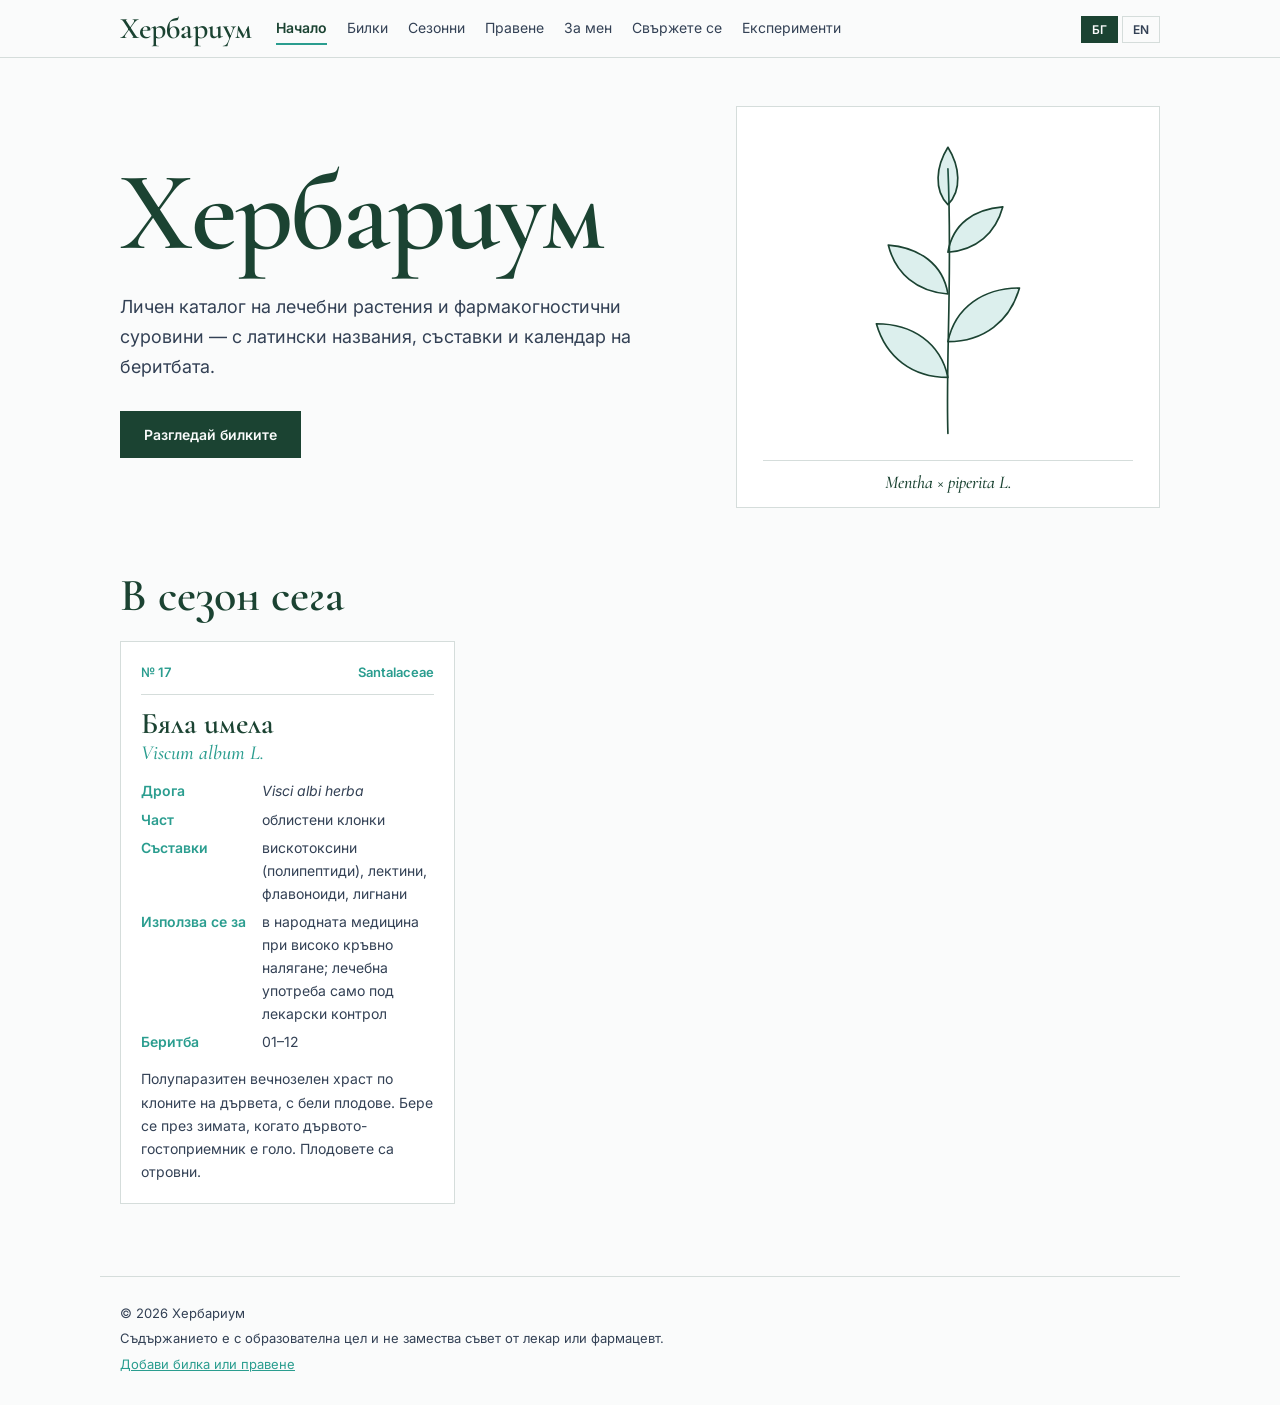
<file: index.html>
<!DOCTYPE html>
<html lang="bg">
<head>
    <meta charset="utf-8">
    <meta name="viewport" content="width=device-width, initial-scale=1, viewport-fit=cover">
    <title>Хербариум</title>
    <link href="https://fonts.googleapis.com/css2?family=Cormorant+Garamond:ital,wght@0,500;0,600;1,400;1,500&family=Inter:wght@400;500;600&display=swap" rel="stylesheet">
    <style>
        :root{--bg:#FAFBFB;--ink:#334155;--green:#1B4332;--teal:#2A9D8F;--line:#d5dddb;--card:#fff;--tint:#e8f3f0;color-scheme:light;box-sizing:border-box;padding:env(safe-area-inset-top,0px) 0 env(safe-area-inset-bottom,0px)}
        @media(prefers-color-scheme:dark){:root:not([data-theme="light"]){--bg:#0e1714;--ink:#c9d3d1;--green:#9fd3b8;--teal:#4cc2b2;--line:#27413a;--card:#13211d;--tint:#193029;color-scheme:dark}}
        :root[data-theme="dark"]{--bg:#0e1714;--ink:#c9d3d1;--green:#9fd3b8;--teal:#4cc2b2;--line:#27413a;--card:#13211d;--tint:#193029;color-scheme:dark}
        *{box-sizing:border-box}
        html{scroll-padding-top:env(safe-area-inset-top,0px)}
        body{margin:0;background:var(--bg);color:var(--ink);font:16px/1.65 Inter,system-ui,sans-serif}
        body::before{content:"";position:fixed;inset:0 0 auto;height:env(safe-area-inset-top,0px);background:var(--bg);z-index:20}
        header{position:sticky;top:env(safe-area-inset-top,0px);z-index:10;background:var(--bg);border-bottom:1px solid var(--line)}
        .bar{max-width:1080px;margin:auto;padding:12px 20px;display:flex;align-items:center;gap:8px 24px;flex-wrap:wrap}
        .brand{font:600 30px/1 "Cormorant Garamond",Georgia,serif;color:var(--green);text-decoration:none}
        nav{display:flex;gap:2px 20px;flex:1;flex-wrap:wrap}
        nav a{color:var(--ink);text-decoration:none;font-size:14px;padding:4px 0;border-bottom:2px solid transparent}
        nav a.on{color:var(--green);border-color:var(--teal);font-weight:600}
        a:focus-visible,button:focus-visible,input:focus-visible{outline:2px solid var(--teal);outline-offset:3px}
        .lang button{font:600 12px Inter,sans-serif;border:1px solid var(--line);background:none;color:var(--ink);padding:5px 10px;cursor:pointer}
        .lang button[aria-pressed=true]{background:var(--green);color:var(--bg);border-color:var(--green)}
        main{max-width:1080px;margin:auto;padding:48px 20px 72px}
        h1,h2,h3{font-family:"Cormorant Garamond",Georgia,serif;color:var(--green);font-weight:600;line-height:1.02;margin:0}
        h1{font-size:clamp(52px,11vw,112px);letter-spacing:-.015em}
        h2{font-size:clamp(32px,5vw,46px);margin:64px 0 22px}
        h3{font-size:30px}
        .lat{font:italic 500 20px "Cormorant Garamond",Georgia,serif;color:var(--teal);margin:2px 0 14px}
        .lead{font-size:18px;max-width:34em;margin:22px 0 30px}
        .btn{display:inline-block;background:var(--green);color:var(--bg);padding:12px 24px;text-decoration:none;font-weight:600;font-size:14px}
        .hero{display:grid;grid-template-columns:1.35fr 1fr;gap:44px;align-items:center}
        .plate{border:1px solid var(--line);background:var(--card);padding:26px 26px 14px;text-align:center;color:var(--green)}
        .plate svg{width:100%;max-height:310px}
        .plate p{margin:10px 0 0;border-top:1px solid var(--line);padding-top:10px;font:italic 500 18px "Cormorant Garamond",Georgia,serif}
        .mono{font:600 110px/1.1 "Cormorant Garamond",Georgia,serif;padding:30px 0}
        .grid{display:grid;grid-template-columns:repeat(auto-fill,minmax(290px,1fr));gap:18px}
        .card{border:1px solid var(--line);background:var(--card);padding:20px}
        .meta{display:flex;justify-content:space-between;gap:10px;border-bottom:1px solid var(--line);padding-bottom:10px;margin-bottom:14px;font-size:13px;color:var(--teal);font-weight:600}
        dl{display:grid;grid-template-columns:auto 1fr;gap:5px 16px;font-size:14px;margin:0 0 14px}
        dt{color:var(--teal);font-weight:600}
        dd{margin:0}
        .card p:last-child{font-size:14px;margin:0}
        input{width:100%;max-width:480px;padding:12px 14px;border:1px solid var(--line);background:var(--card);color:var(--ink);font:inherit;margin:8px 0 28px}
        .cal{overflow-x:auto}
        table{border-collapse:collapse;width:100%;min-width:700px;font-size:13px}
        th,td{border:1px solid var(--line);padding:8px 4px;text-align:center}
        th:first-child,td:first-child{text-align:left;padding-left:10px;white-space:nowrap}
        td.on{background:var(--teal);color:var(--bg);font-size:9px}
        th.now{background:var(--tint);color:var(--green)}
        td.now{box-shadow:inset 0 0 0 2px var(--green)}
        .big{font:500 clamp(24px,4vw,38px) "Cormorant Garamond",Georgia,serif;color:var(--green);word-break:break-all}
        footer{border-top:1px solid var(--line);padding:26px 20px;max-width:1080px;margin:auto;font-size:13px}
        footer p{margin:0 0 4px}
        .row{display:grid;grid-template-columns:1fr 2fr;gap:6px 28px;padding:18px 0;border-top:1px solid var(--line)}.row h3{font-size:26px}.row p{margin:0}
        .hl{border-color:var(--teal);box-shadow:inset 0 3px 0 var(--teal)}.sub{font-size:14px;margin:6px 0 0}
        .form{display:grid;grid-template-columns:repeat(auto-fit,minmax(240px,1fr));gap:14px 18px;margin:24px 0}.form label{font-size:13px;font-weight:600;color:var(--teal)}.form input{margin:4px 0 0;max-width:none;color:var(--ink);font-weight:400}
        .months{display:flex;flex-wrap:wrap;gap:8px 18px;margin-bottom:24px}.months label{font-size:14px}.months input{width:auto;margin:0 5px 0 0}
        textarea{width:100%;padding:12px;border:1px solid var(--line);background:var(--card);color:var(--ink);font:13px/1.5 ui-monospace,Menlo,monospace;margin:12px 0}
        ol{padding-left:20px;max-width:40em}
        .card ul,.card ol{padding-left:18px;margin:0 0 12px;font-size:14px}.card li{margin:3px 0}.k{font-size:13px;font-weight:600;color:var(--teal);margin:12px 0 4px}
        .form textarea{margin:4px 0 0;width:100%;font:14px/1.5 Inter,sans-serif;color:var(--ink)}
        @media(max-width:720px){.hero{grid-template-columns:1fr;gap:28px}.plate{max-width:280px}.row{grid-template-columns:1fr}}
    </style>
<link rel="icon" href="icon.ico">
</head>
<body>
<header><div class="bar">
    <a class="brand" href="#home" id="brand"></a><nav id="nav"></nav>
    <div class="lang"><button data-l="bg">БГ</button> <button data-l="en">EN</button></div>
</div></header>
<main id="app"></main>
<footer id="foot"></footer>
<script src="herbs.js"></script>
<script src="preps.js"></script>
<script>
    /* =====================================================================
       ✎ РЕДАКТИРАЙТЕ ТУК / EDIT HERE
       Билки: herbs.js  |  Правене: preps.js  |  Експерименти: experiments.js
       В този файл са личните данни (SITE) и текстовете на сайта (I).
       ===================================================================== */
    const SITE={
        email:"bilkarnik.contact@gmail.com",
        social:[{name:"Instagram",url:"https://instagram.com/"}],
        person:{bg:"Якуб Златанов",en:"Yaqub Zlatanov"},
        role:{bg:"Студент по фармация, Софийски университет „Св. Климент Охридски“",en:"Pharmacy student, Sofia University “St. Kliment Ohridski”"},
        bio:{
            bg:["Хербариум е личен проект, в който събирам и подреждам знания за лекарствените растения и техните суровини — от латинското название и използваната част до активните съставки и времето за беритба.","Целта е да бъде ясен и полезен справочник по фармакогнозия."],
            en:["Herbarium is a personal project where I collect and organise knowledge about medicinal plants and their drugs — from the Latin name and the part used to the active constituents and harvest time.","The aim is a clear, useful pharmacognosy reference."]},
        dirs:[
            {bg:{t:"Фармакогнозия",d:"Основно направление"},en:{t:"Pharmacognosy",d:"Main focus"}},
            {bg:{t:"Козметична технология",d:"Правене на козметика"},en:{t:"Cosmetic technology",d:"Making cosmetics"}},
            {bg:{t:"Фармацевтична технология",d:"Лекарствени форми — мехлеми, балсами и други"},en:{t:"Pharmaceutical technology",d:"Dosage forms — ointments, balms and more"}}],
        make:[
            {bg:{t:"Водни растителни извлеци",d:"Изследване на разтворимостта на растителните компоненти."},en:{t:"Aqueous plant extracts",d:"Studying the solubility of plant constituents."}},
            {bg:{t:"Глицеринови извлеци",d:"Изучаване на свойствата на глицеринова екстракционна среда."},en:{t:"Glycerin extracts",d:"Studying the properties of glycerin as an extraction medium."}},
            {bg:{t:"Растителни прахове",d:"Подготовка и характеризиране на суровини."},en:{t:"Herbal powders",d:"Preparing and characterising raw materials."}},
            {bg:{t:"Кремове и емулсии",d:"Крем за ръце и тяло, билков крем, хидратиращи емулсии, кремове с глицерин и растителни екстракти."},en:{t:"Creams and emulsions",d:"Hand and body cream, herbal cream, moisturising emulsions, creams with glycerin and plant extracts."}},
            {bg:{t:"Екстракти и тинктури",d:"Водни извлеци, глицеринови извлеци, маслени мацерати."},en:{t:"Extracts and tinctures",d:"Aqueous extracts, glycerin extracts, oil macerates."}},
            {bg:{t:"Балсами и мехлеми",d:"Балсам с пчелен восък, маслени билкови балсами."},en:{t:"Balms and ointments",d:"Beeswax balm, herbal oil balms."}},
            {bg:{t:"Други форми",d:"Течни сапунени форми, козметични гелове, глицеринови разтвори."},en:{t:"Other forms",d:"Liquid soap forms, cosmetic gels, glycerin solutions."}},
            {bg:{t:"Водни разтвори и ароматни продукти",d:"Ароматизирани водни разтвори (eau de parfum, eau de toilette, parfum), глицеринови смеси, прости козметични смеси."},en:{t:"Aqueous solutions and fragrance products",d:"Aromatised aqueous solutions (eau de parfum, eau de toilette, parfum), glycerin mixtures, simple cosmetic mixtures."}}]
    };
    const HERBS=window.HERBARIUM_HERBS||[];   // данните са в herbs.js

    const PREPS=window.HERBARIUM_PREPS||[];   // данните са в preps.js
    const I={
        bg:{home:"Начало",herbs:"Билки",seasonal:"Сезонни",about:"За мен",contact:"Свържете се",
            lead:"Личен каталог на лечебни растения и фармакогностични суровини — с латински названия, съставки и календар на беритбата.",
            browse:"Разгледай билките",now:"В сезон сега",feat:"Избрани билки",
            drug:"Дрога",part:"Част",compounds:"Съставки",season:"Беритба",
            search:"Търси по име или латинско название",none:"Няма намерени билки. Опитайте с друга дума.",count:"билки в каталога",searchMake:"Търси методика по име, билка или съставка",noneMake:"Няма намерени методики. Опитайте с друга дума.",
            calH:"Календар на беритбата",calP:"Месеците, в които се събира всяка суровина. Текущият месец е очертан.",noneNow:"Този месец няма билки в сезон.",
            contactP:"Имате въпрос или предложение за нова билки или нещо друго? Пишете ми.",write:"Пишете ми на имейл",follow:"Профили",
            foot:"Съдържанието е с образователна цел и не замества съвет от лекар или фармацевт.",
            canH:"Какво мога да правя",canP:"Лабораторията ми е насочена към три направления и обхваща следните работи.",
            add:"Добави билка или правене",addP:"Помощник за добавяне на нови билки и цветя в каталога — без да пишете код.",
            s1:"Попълнете полетата и отметнете месеците на беритба. Образецът се показва на живо най-отдолу.",s2:"Натиснете „Копирай кода“.",
            s3:"Изпратете ми копирания код в чата с думите „Добави тази билка“. Ако редактирате файла сами, поставете кода в списъка в herbs.js, преди затварящата скоба ].",
            rm:"За премахване или промяна: напишете ми например „Махни Мента“ или „Смени сезона на Лайка“ — или изтрийте целия блок на билката във файла.",
            mons:"Месеци на беритба",code:"Готов код",copy:"Копирай кода",copied:"Копирано",prev:"Преглед",use:"Използва се за",
            make:"Правене",makeOf:"Правене на",makeP:"Стъпка по стъпка: как се приготвят препарати от дрогите в каталога.",needK:"Необходимо",stepsK:"Стъпки",
            prepNote:"Методиките са примерни и с учебна цел. Спазвайте лабораторните правила и носете предпазни очила.",
            addMake:"Добави правене",addMakeP:"Попълнете полетата за нова методика — всяка съставка и всяка стъпка на нов ред. Готовият код добавете в списъка в preps.js или ми го пратете с „Добави това правене“."},
        en:{home:"Home",herbs:"Herbs",seasonal:"Seasonal",about:"About me",contact:"Contact",
            lead:"A personal catalogue of medicinal plants and pharmacognostic drugs — with Latin names, constituents and a harvest calendar.",
            browse:"Browse herbs",now:"In season now",feat:"Featured herbs",
            drug:"Drug",part:"Part used",compounds:"Constituents",season:"Harvest",
            search:"Search by name or Latin name",none:"No herbs found. Try another word.",count:"herbs in the catalogue",searchMake:"Search methods by name, herb or ingredient",noneMake:"No methods found. Try another word.",
            calH:"Harvest calendar",calP:"The months in which each drug is collected. The current month is outlined.",noneNow:"Nothing is in season this month.",
            contactP:"Have a question or a suggestion for a new herb or something else? Write to me.",write:"Email me",follow:"Profiles",
            foot:"Content is for educational purposes and does not replace advice from a doctor or pharmacist.",
            canH:"What I can make",canP:"My lab covers three focus areas and the following kinds of work.",
            add:"Add a herb or a making",addP:"A helper for adding new herbs and flowers to the catalogue — no coding needed.",
            s1:"Fill in the fields and tick the harvest months. The specimen appears live at the bottom.",s2:"Press “Copy code”.",
            s3:"Send me the copied code in the chat with the words “Add this herb”. If you edit the file yourself, paste the code into the list in herbs.js, before the closing bracket ].",
            rm:"To remove or change one: tell me, for example, “Remove Peppermint” or “Change the season of Chamomile” — or delete the herb’s whole block in the file.",
            mons:"Harvest months",code:"Ready code",copy:"Copy code",copied:"Copied",prev:"Preview",use:"Used for",
            make:"Making",makeOf:"Making",makeP:"Step by step: how to prepare herbs from the drugs in the catalogue.",needK:"You need",stepsK:"Steps",
            prepNote:"The methods are examples for study purposes. Follow lab rules and wear safety glasses.",
            addMake:"Add a preparation",addMakeP:"Fill in the fields for a new method — one ingredient and one step per line. Add the finished code to the list in preps.js or send it to me with “Add this preparation”.",
        }
    };
    /* ===================== край на редактируемата част ===================== */

    let L="bg";try{L=localStorage.getItem("lang")||"bg"}catch(e){}
    const t=k=>I[L][k]??I.bg[k]??k,$=s=>document.querySelector(s),now=new Date().getMonth()+1;
    const mon=m=>new Date(2026,m-1,1).toLocaleDateString(L==="bg"?"bg-BG":"en-GB",{month:"short"});
    const pad=n=>String(n).padStart(2,"0");
    const range=a=>a.length?mon(Math.min(...a))+"–"+mon(Math.max(...a)):"—";
    const card=(p,i)=>{const c=p[L];return `<article class="card" data-q="${(p.bg.name+" "+p.en.name+" "+p.latin+" "+p.drug).toLowerCase()}"><div class="meta"><span>№ ${pad(i+1)}</span><span>${p.family}</span></div><h3>${c.name}</h3><p class="lat">${p.latin}</p><dl><dt>${t("drug")}</dt><dd><i>${p.drug}</i></dd><dt>${t("part")}</dt><dd>${c.part}</dd><dt>${t("compounds")}</dt><dd>${c.compounds}</dd>${c.use?`<dt>${t("use")}</dt><dd>${c.use}</dd>`:""}<dt>${t("season")}</dt><dd>${range(p.months)}</dd></dl><p>${c.desc}</p></article>`};
    const cards=list=>`<div class="grid">${list.map(p=>card(p,HERBS.indexOf(p))).join("")}</div>`;
    const plant=`<svg viewBox="0 0 200 260" aria-hidden="true"><g fill="var(--teal)" fill-opacity=".16" stroke="currentColor" stroke-width="1.4" stroke-linecap="round" stroke-linejoin="round"><path fill="none" d="M100 252C98 190 104 120 100 30"/><path d="M100 205C70 205 48 188 40 160C70 160 94 176 100 205Z"/><path d="M100 175C130 175 152 158 160 130C130 130 106 146 100 175Z"/><path d="M100 135C74 133 56 118 50 94C76 96 96 110 100 135Z"/><path d="M100 100C124 98 140 84 146 62C122 64 104 76 100 100Z"/><path d="M100 60C88 48 90 28 100 12C110 28 112 48 100 60Z"/></g></svg>`;

    const R={
        home(){const live=HERBS.filter(p=>p.months.includes(now));
            return `<section class="hero"><div><h1>${L==="bg"?"Хербариум":"Herbarium"}</h1><p class="lead">${t("lead")}</p><a class="btn" href="#herbs">${t("browse")}</a></div>
  <div class="plate">${plant}<p>${HERBS[0].latin}</p></div></section>
  <h2>${live.length?t("now"):t("feat")}</h2>${cards((live.length?live:HERBS).slice(0,3))}`},
        herbs(){return `<h1>${t("herbs")}</h1><p class="lead">${HERBS.length} ${t("count")}</p>
  <input id="q" type="search" placeholder="${t("search")}" aria-label="${t("search")}">${cards(HERBS)}<p id="none" hidden>${t("none")}</p>`},
        seasonal(){const live=HERBS.filter(p=>p.months.includes(now)),M=[1,2,3,4,5,6,7,8,9,10,11,12];
            return `<h1>${t("seasonal")}</h1><p class="lead">${t("calP")}</p>
  <h2 style="margin-top:8px">${t("now")}</h2>${live.length?cards(live):`<p>${t("noneNow")}</p>`}
  <h2>${t("calH")}</h2><div class="cal"><table><thead><tr><th></th>${M.map(m=>`<th class="${m===now?"now":""}">${mon(m)}</th>`).join("")}</tr></thead><tbody>
  ${HERBS.map(p=>`<tr><td>${p[L].name}</td>${M.map(m=>`<td class="${p.months.includes(m)?"on":""} ${m===now?"now":""}">${p.months.includes(m)?"●":""}</td>`).join("")}</tr>`).join("")}</tbody></table></div>`},
        about(){const n=SITE.person[L];
            return `<section class="hero"><div><h1>${n}</h1><p class="lat" style="font-size:24px;margin-top:14px">${SITE.role[L]}</p>${SITE.bio[L].map(b=>`<p class="lead" style="margin:16px 0">${b}</p>`).join("")}</div>
  <div class="plate"><div class="mono">${n.split(" ").map(w=>w[0]).join("")}</div><p>${L==="bg"?"Хербариум":"Herbarium"}</p></div></section><h2>${t("canH")}</h2><p class="lead" style="margin:0 0 24px">${t("canP")}</p><div class="grid">${SITE.dirs.map((d,i)=>`<div class="card${i?"":" hl"}"><h3 style="font-size:26px">${d[L].t}</h3><p class="sub">${d[L].d}</p></div>`).join("")}</div><div style="margin-top:36px">${SITE.make.map(m=>`<div class="row"><h3>${m[L].t}</h3><p>${m[L].d}</p></div>`).join("")}</div>`},
        make(){return `<h1>${t("make")}</h1><p class="lead">${t("makeP")}</p><input id="q" type="search" placeholder="${t("searchMake")}" aria-label="${t("searchMake")}"><div class="grid">${PREPS.map((m,i)=>{const c=m[L],p=HERBS.find(x=>x.drug===m.drug),q=[m.drug,p&&p.latin,p&&p.bg.name,p&&p.en.name,...["bg","en"].flatMap(l=>[m[l].name,...m[l].need,...m[l].steps,m[l].note])].filter(Boolean).join(" ").toLowerCase().replace(/"/g,"&quot;");return `<article class="card" data-q="${q}"><div class="meta"><span>№ ${pad(i+1)}</span><span>${m.drug}</span></div><h3>${t("makeOf")} ${c.name}</h3>${p?`<p class="lat">${p[L].name} — ${p.latin}</p>`:""}<p class="k">${t("needK")}</p><ul>${c.need.map(x=>`<li>${x}</li>`).join("")}</ul><p class="k">${t("stepsK")}</p><ol>${c.steps.map(x=>`<li>${x}</li>`).join("")}</ol><p>${c.note}</p></article>`}).join("")}</div><p id="none" hidden>${t("noneMake")}</p><p class="sub" style="margin-top:28px">${t("prepNote")}</p>`},
        add(){return `<h1>${t("add")}</h1><p class="lead">${t("addP")}</p>
  <ol><li>${t("s1")}</li><li>${t("s2")}</li><li>${t("s3")}</li></ol><p>${t("rm")}</p>
  <div class="form">${FIELDS.map(f=>`<label>${f[L==="bg"?1:2]}<input data-k="${f[0]}" value="${(draft[f[0]]||"").replace(/"/g,"&quot;")}"></label>`).join("")}</div>
  <p class="lat" style="margin:0 0 8px">${t("mons")}</p><div class="months">${[1,2,3,4,5,6,7,8,9,10,11,12].map(m=>`<label><input type="checkbox" data-m="${m}"${draft.months.includes(m)?" checked":""}>${mon(m)}</label>`).join("")}</div>
  <h2 style="margin-top:8px">${t("code")}</h2><textarea id="out" rows="9" readonly></textarea><button class="btn" id="cp" style="border:0;cursor:pointer">${t("copy")}</button>
  <h2>${t("prev")}</h2><div class="grid" id="pv"></div>
  <h2 style="margin-top:72px">${t('addMake')}</h2><p class="lead">${t('addMakeP')}</p>
  <div class="form">${FIELDS2.map(f=>`<label>${f[L==='bg'?1:2]}${f[3]?`<textarea data-j="${f[0]}" rows="4">${(draft2[f[0]]||'').replace(/</g,'&lt;')}</textarea>`:`<input data-j="${f[0]}" value="${(draft2[f[0]]||'').replace(/"/g,'&quot;')}">`}</label>`).join('')}</div>
  <h2 style="margin-top:8px">${t('code')}</h2><textarea id="out2" rows="9" readonly></textarea><button class="btn" id="cp2" style="border:0;cursor:pointer">${t('copy')}</button>
  <h2>${t('prev')}</h2><div class="grid" id="pv2"></div>`},
  contact(){return `<h1>${t("contact")}</h1><p class="lead">${t("contactP")}</p>
  <p class="big"><a href="mailto:${SITE.email}" style="color:inherit">${SITE.email}</a></p><p><a class="btn" href="mailto:${SITE.email}">${t("write")}</a></p>
  ${SITE.social.length?`<h2>${t("follow")}</h2><p>${SITE.social.map(s=>`<a href="${s.url}" target="_blank" rel="noopener" style="color:var(--green);margin-right:18px">${s.name}</a>`).join("")}</p>`:""}`}
    };
    const draft={months:[]};
    const FIELDS=[["latin","Латинско название","Latin name"],["drug","Дрога (латински)","Drug (Latin)"],["family","Семейство","Family"],["nameBg","Име (български)","Name (Bulgarian)"],["nameEn","Име (английски)","Name (English)"],["partBg","Част (български)","Part used (Bulgarian)"],["partEn","Част (английски)","Part used (English)"],["compBg","Съставки (български)","Constituents (Bulgarian)"],["compEn","Съставки (английски)","Constituents (English)"],["useBg","Използва се за (български)","Used for (Bulgarian)"],["useEn","Използва се за (английски)","Used for (English)"],["descBg","Описание (български)","Description (Bulgarian)"],["descEn","Описание (английски)","Description (English)"]];
    function bindAdd(){
        const J=JSON.stringify,d=draft,out=$("#out");
        const upd=()=>{const m=d.months.slice().sort((a,b)=>a-b),v=k=>d[k]||"";
            const p={latin:v("latin"),drug:v("drug"),family:v("family"),months:m,bg:{name:v("nameBg"),part:v("partBg"),compounds:v("compBg"),use:v("useBg"),desc:v("descBg")},en:{name:v("nameEn"),part:v("partEn"),compounds:v("compEn"),use:v("useEn"),desc:v("descEn")}};
            const o=x=>`name:${J(x.name)},part:${J(x.part)},compounds:${J(x.compounds)},use:${J(x.use)},desc:${J(x.desc)}`;
            out.value=` {latin:${J(p.latin)},drug:${J(p.drug)},family:${J(p.family)},months:[${m}],\n  bg:{${o(p.bg)}},\n  en:{${o(p.en)}}},`;
            $("#pv").innerHTML=card(p,HERBS.length)};
        document.querySelectorAll("[data-k]").forEach(i=>i.oninput=()=>{d[i.dataset.k]=i.value;upd()});
        document.querySelectorAll("[data-m]").forEach(i=>i.onchange=()=>{const m=+i.dataset.m;d.months=d.months.filter(x=>x!==m);if(i.checked)d.months.push(m);upd()});
        $("#cp").onclick=e=>{out.select();try{navigator.clipboard.writeText(out.value)}catch(x){document.execCommand("copy")}e.target.textContent=t("copied");setTimeout(()=>e.target.textContent=t("copy"),1800)};
        upd();bindPrep();
    }

    const draft2={};
    const FIELDS2=[
        ['drug','Дрога (латинско име, както в билка)','Drug (Latin name, as in the herb)'],
        ['nameBg','Име на методиката (български)','Method name (Bulgarian)'],
        ['nameEn','Име на методиката (английски)','Method name (English)'],
        ['needBg','Необходимо (български), по един ред','You need (Bulgarian), one per line',1],
        ['needEn','Необходимо (английски), по един ред','You need (English), one per line',1],
        ['stepsBg','Стъпки (български), по един ред','Steps (Bulgarian), one per line',1],
        ['stepsEn','Стъпки (английски), по един ред','Steps (English), one per line',1],
        ['noteBg','Бележка (български)','Note (Bulgarian)'],
        ['noteEn','Бележка (английски)','Note (English)']];
    const prepCard=(m,i)=>{const c=m[L],p=HERBS.find(x=>x.drug===m.drug);return `<article class="card"><div class="meta"><span>№ ${pad(i+1)}</span><span>${m.drug}</span></div><h3>${t('makeOf')} ${c.name}</h3>${p?`<p class="lat">${p[L].name} — ${p.latin}</p>`:''}<p class="k">${t('needK')}</p><ul>${c.need.map(x=>`<li>${x}</li>`).join('')}</ul><p class="k">${t('stepsK')}</p><ol>${c.steps.map(x=>`<li>${x}</li>`).join('')}</ol><p>${c.note}</p></article>`};
    function bindPrep(){
        const J=JSON.stringify,d=draft2,out=$('#out2'),v=k=>(d[k]||'').trim(),ls=k=>(d[k]||'').split('\n').map(x=>x.trim()).filter(Boolean);
        const upd=()=>{const o=s=>({name:v('name'+s),need:ls('need'+s),steps:ls('steps'+s),note:v('note'+s)}),m={drug:v('drug'),bg:o('Bg'),en:o('En')};
            const f=x=>`name:${J(x.name)},need:${J(x.need)},steps:${J(x.steps)},note:${J(x.note)}`;
            out.value=` {drug:${J(m.drug)},\n  bg:{${f(m.bg)}},\n  en:{${f(m.en)}}},`;
            $('#pv2').innerHTML=prepCard(m,PREPS.length)};
        document.querySelectorAll('[data-j]').forEach(i=>i.oninput=()=>{d[i.dataset.j]=i.value;upd()});
        $('#cp2').onclick=e=>{out.select();try{navigator.clipboard.writeText(out.value)}catch(x){document.execCommand('copy')}e.target.textContent=t('copied');setTimeout(()=>e.target.textContent=t('copy'),1800)};
        upd();
    }

    function render(){
        const k=(location.hash||"#home").slice(1),pg=R[k]?k:"home",name=L==="bg"?"Хербариум":"Herbarium";
        $("#brand").textContent=name;
        $("#nav").innerHTML=["home","herbs","seasonal","make","about","contact"].map(p=>`<a href="#${p}" class="${p===pg?"on":""}">${t(p)}</a>`).join("")+`<a href="experiments.html">${L==="bg"?"Експерименти":"Experiments"}</a>`;
        document.querySelectorAll(".lang button").forEach(b=>b.setAttribute("aria-pressed",b.dataset.l===L));
        $("#app").innerHTML=R[pg]();
        $("#foot").innerHTML=`<p>© ${new Date().getFullYear()} ${name}</p><p>${t("foot")}</p><p><a href="#add" style="color:var(--teal)">${t("add")}</a></p>`;
        document.documentElement.lang=L;document.title=name+" — "+t(pg);if(pg==="add")bindAdd();
        const q=$("#q");if(q)q.oninput=()=>{const v=q.value.trim().toLowerCase();let n=0;
            document.querySelectorAll(".card").forEach(c=>{const h=!c.dataset.q.includes(v);c.hidden=h;if(!h)n++});$("#none").hidden=n>0};
    }
    document.querySelector(".lang").onclick=e=>{const l=e.target.dataset.l;if(!l)return;L=l;try{localStorage.setItem("lang",l)}catch(x){}render()};
    addEventListener("hashchange",()=>{render();scrollTo(0,0)});
    render();
</script>
</body>
</html>
</file>
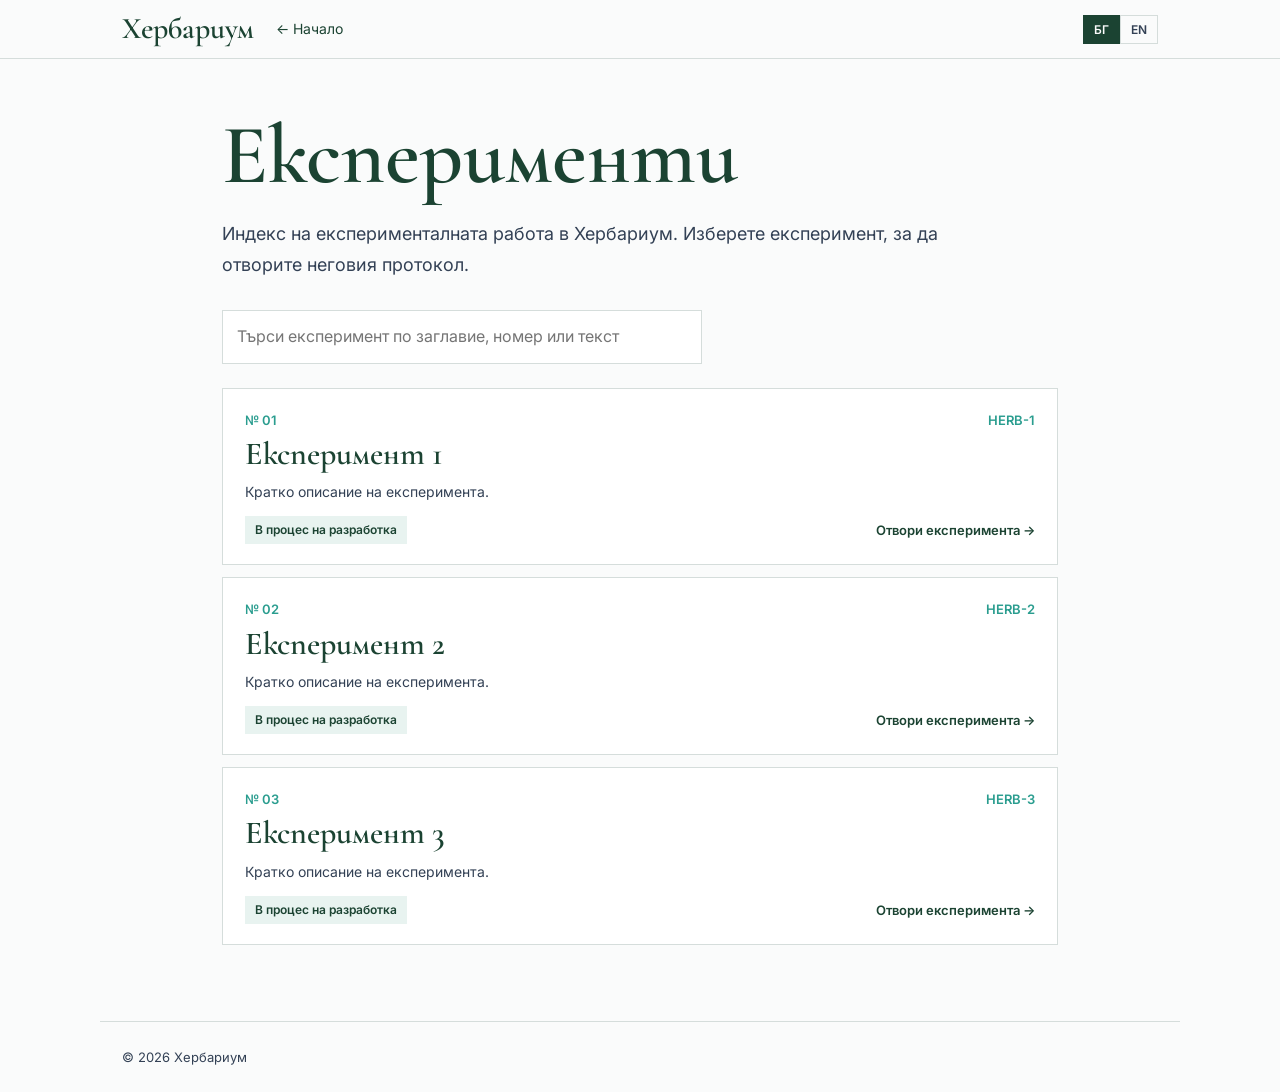
<file: experiments.html>
<!DOCTYPE html>
<html lang="bg"><head><meta charset="utf-8"><meta name="viewport" content="width=device-width,initial-scale=1">
<title>Хербариум — Експерименти</title>
<link rel="icon" href="icon.ico">
<link href="https://fonts.googleapis.com/css2?family=Cormorant+Garamond:wght@500;600&family=Inter:wght@400;500;600&display=swap" rel="stylesheet">
<style>
:root{--bg:#FAFBFB;--ink:#334155;--green:#1B4332;--teal:#2A9D8F;--line:#d5dddb;--card:#fff;--tint:#e8f3f0;color-scheme:light dark}
@media(prefers-color-scheme:dark){:root{--bg:#0e1714;--ink:#c9d3d1;--green:#9fd3b8;--teal:#4cc2b2;--line:#27413a;--card:#13211d;--tint:#193029}}
*{box-sizing:border-box}body{margin:0;background:var(--bg);color:var(--ink);font:16px/1.7 Inter,system-ui,sans-serif}
header{border-bottom:1px solid var(--line)}.bar{max-width:1080px;margin:auto;padding:14px 22px;display:flex;align-items:center;gap:22px;flex-wrap:wrap}
.brand{font:600 30px/1 "Cormorant Garamond",Georgia,serif;color:var(--green);text-decoration:none}nav{flex:1}nav a{color:var(--green);text-decoration:none;font-size:14px}
.lang button{border:1px solid var(--line);background:transparent;color:var(--ink);padding:6px 10px;cursor:pointer;font:600 12px Inter,sans-serif}.lang button[aria-pressed=true]{background:var(--green);color:var(--bg);border-color:var(--green)}
main{max-width:880px;margin:auto;padding:52px 22px 76px}h1,h2{font-family:"Cormorant Garamond",Georgia,serif;color:var(--green);font-weight:600;line-height:1.05;margin:0}
h1{font-size:clamp(48px,9vw,84px)}h2{font-size:32px;margin:6px 0 10px}.lead,.subtitle{font-size:18px;max-width:42em;margin:20px 0 30px}
.list{display:flex;flex-direction:column;gap:12px}.item{display:block;padding:20px 22px;border:1px solid var(--line);background:var(--card);color:inherit;text-decoration:none}.item:hover,.item:focus-visible{border-color:var(--teal);outline:none}
.meta{display:flex;justify-content:space-between;color:var(--teal);font-size:13px;font-weight:600}.desc{font-size:14px;margin:0 0 12px}.foot{display:flex;justify-content:space-between;align-items:center;gap:10px;flex-wrap:wrap}.open{color:var(--green);font-size:13px;font-weight:600}
.status{display:inline-block;background:var(--tint);color:var(--green);padding:4px 10px;font-size:12px;font-weight:600}
section{border-top:1px solid var(--line);padding:24px 0}section p{white-space:pre-line;margin:0}
.actions{display:flex;gap:12px;flex-wrap:wrap;margin-top:28px}.btn{display:inline-block;padding:11px 22px;background:var(--green);color:var(--bg);text-decoration:none;font-size:14px;font-weight:600}.btn.alt{background:transparent;color:var(--green);border:1px solid var(--line)}
footer{border-top:1px solid var(--line);padding:24px 22px;font-size:13px;max-width:1080px;margin:auto}
input{width:100%;max-width:480px;padding:12px 14px;border:1px solid var(--line);background:var(--card);color:var(--ink);font:inherit;margin:0 0 24px}input:focus-visible{outline:2px solid var(--teal);outline-offset:2px}
</style></head>
<body>
<header><div class="bar"><a class="brand" href="index.html">Хербариум</a><nav><a href="index.html" data-bg="← Начало" data-en="← Home">← Начало</a></nav><div class="lang"><button data-lang="bg" aria-pressed="true">БГ</button><button data-lang="en" aria-pressed="false">EN</button></div></div></header>
<main><h1 data-bg="Експерименти" data-en="Experiments">Експерименти</h1>
<p class="lead" data-bg="Индекс на експерименталната работа в Хербариум. Изберете експеримент, за да отворите неговия протокол." data-en="Index of experimental work at Herbarium. Select an experiment to open its protocol.">Индекс на експерименталната работа в Хербариум. Изберете експеримент, за да отворите неговия протокол.</p>
<input id="q" type="search">
<div class="list" id="list"></div>
<p id="none" hidden data-bg="Няма намерени експерименти. Опитайте с друга дума." data-en="No experiments found. Try another word."></p></main>
<footer>© <span id="year"></span> Хербариум</footer>
<script src="experiments.js"></script>
<script>
let L="bg";try{L=localStorage.getItem("lang")||"bg"}catch(e){}
const tr=v=>typeof v==="string"?v:(v&&(v[L]||v.bg))||"";
function el(tag,cls,txt){const e=document.createElement(tag);if(cls)e.className=cls;if(txt!=null)e.textContent=txt;return e}
function setLang(l){L=l;document.documentElement.lang=l;document.querySelectorAll("[data-bg][data-en]").forEach(x=>x.textContent=x.dataset[l]);document.querySelectorAll("[data-lang]").forEach(b=>b.setAttribute("aria-pressed",b.dataset.lang===l));try{localStorage.setItem("lang",l)}catch(e){}render()}
document.querySelector(".lang").addEventListener("click",e=>{if(e.target.dataset.lang)setLang(e.target.dataset.lang)});
document.getElementById("year").textContent=new Date().getFullYear();
const flat=o=>typeof o==="string"?o:Object.values(o||{}).map(flat).join(" ");
function render(){
  const root=document.getElementById("list"),qi=document.getElementById("q"),v=qi.value.trim().toLowerCase();
  const ph=L==="bg"?"Търси експеримент по заглавие, номер или текст":"Search experiments by title, number or text";
  qi.placeholder=ph;qi.setAttribute("aria-label",ph);
  root.replaceChildren();let n=0;
  (window.HERBARIUM_EXPERIMENTS||[]).forEach(x=>{
    const {page,...rest}=x;if(v&&!flat(rest).toLowerCase().includes(v))return;n++;
    const a=el("a","item");a.href=x.page;
    const m=el("div","meta");m.append(el("span","","№ "+x.number),el("span","",x.id));
    const f=el("div","foot");f.append(el("span","status",tr(x.status)),el("span","open",L==="bg"?"Отвори експеримента →":"Open experiment →"));
    a.append(m,el("h2","",tr(x.title)),el("p","desc",tr(x.subtitle)),f);root.append(a);
  });
  document.getElementById("none").hidden=n>0||!v;
}
document.getElementById("q").addEventListener("input",render);
setLang(L);
</script></body></html>
</file>
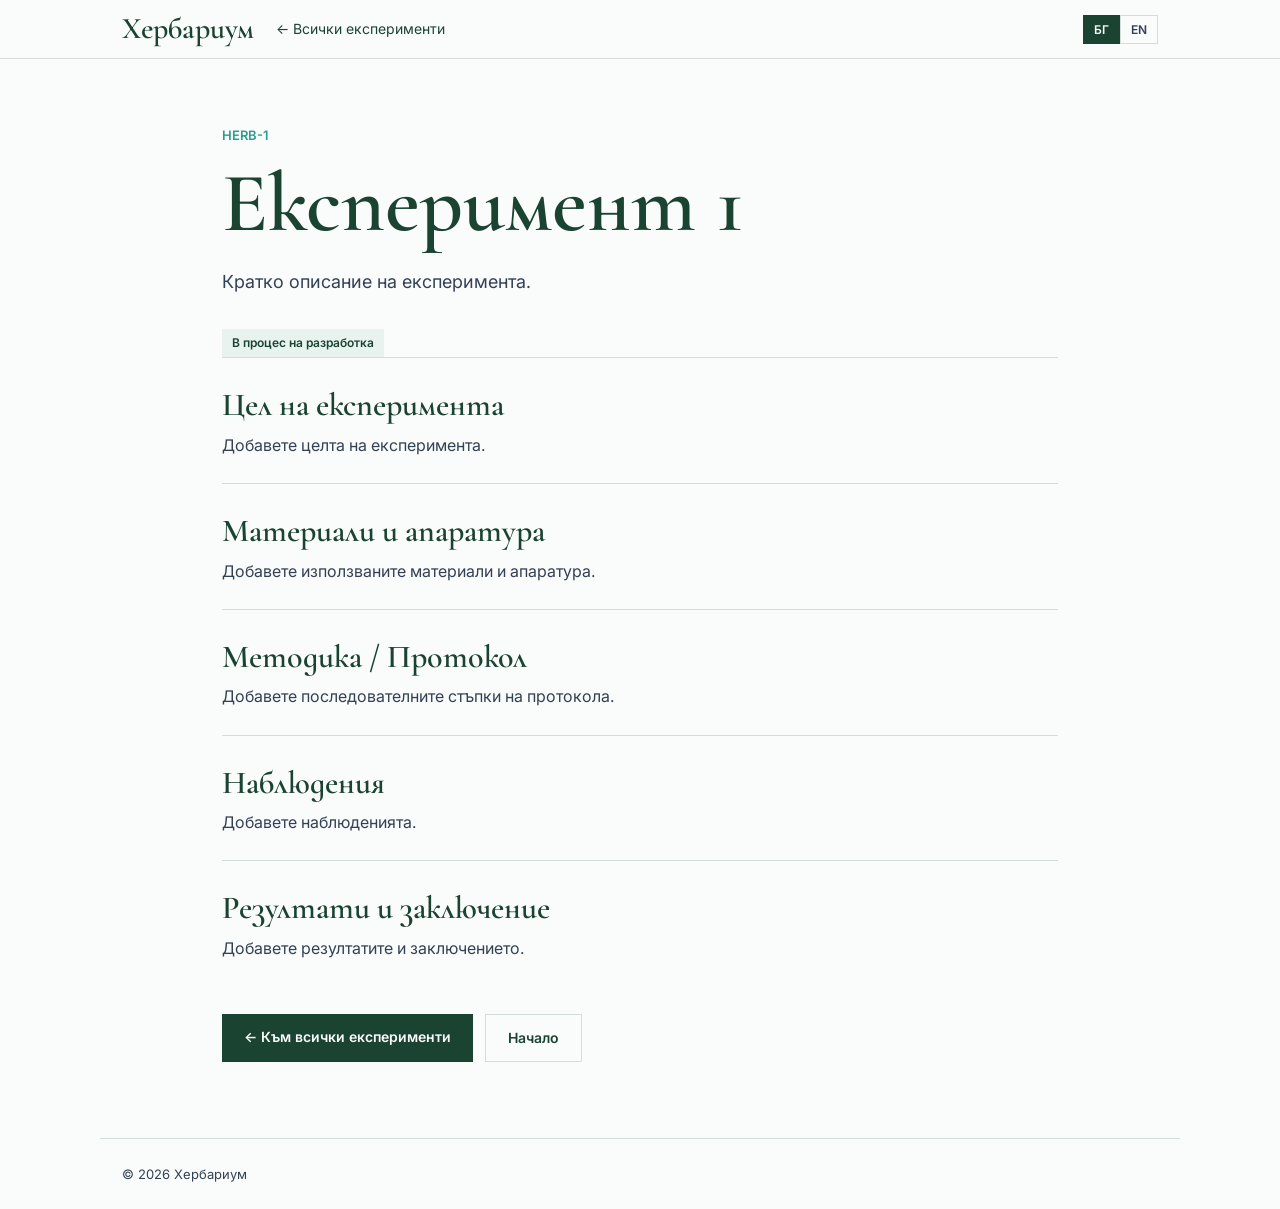
<file: experiments-folder/experiment1.html>
<!DOCTYPE html>
<html lang="bg"><head><meta charset="utf-8"><meta name="viewport" content="width=device-width,initial-scale=1">
<title>Хербариум — Експеримент</title>
<link rel="icon" href="../icon.ico">
<link href="https://fonts.googleapis.com/css2?family=Cormorant+Garamond:wght@500;600&family=Inter:wght@400;500;600&display=swap" rel="stylesheet">
<style>
:root{--bg:#FAFBFB;--ink:#334155;--green:#1B4332;--teal:#2A9D8F;--line:#d5dddb;--card:#fff;--tint:#e8f3f0;color-scheme:light dark}
@media(prefers-color-scheme:dark){:root{--bg:#0e1714;--ink:#c9d3d1;--green:#9fd3b8;--teal:#4cc2b2;--line:#27413a;--card:#13211d;--tint:#193029}}
*{box-sizing:border-box}body{margin:0;background:var(--bg);color:var(--ink);font:16px/1.7 Inter,system-ui,sans-serif}
header{border-bottom:1px solid var(--line)}.bar{max-width:1080px;margin:auto;padding:14px 22px;display:flex;align-items:center;gap:22px;flex-wrap:wrap}
.brand{font:600 30px/1 "Cormorant Garamond",Georgia,serif;color:var(--green);text-decoration:none}nav{flex:1}nav a{color:var(--green);text-decoration:none;font-size:14px}
.lang button{border:1px solid var(--line);background:transparent;color:var(--ink);padding:6px 10px;cursor:pointer;font:600 12px Inter,sans-serif}.lang button[aria-pressed=true]{background:var(--green);color:var(--bg);border-color:var(--green)}
main{max-width:880px;margin:auto;padding:52px 22px 76px}h1,h2{font-family:"Cormorant Garamond",Georgia,serif;color:var(--green);font-weight:600;line-height:1.05;margin:0}
h1{font-size:clamp(48px,9vw,84px)}h2{font-size:32px;margin:6px 0 10px}.lead,.subtitle{font-size:18px;max-width:42em;margin:20px 0 30px}
.list{display:flex;flex-direction:column;gap:12px}.item{display:block;padding:20px 22px;border:1px solid var(--line);background:var(--card);color:inherit;text-decoration:none}.item:hover,.item:focus-visible{border-color:var(--teal);outline:none}
.meta{display:flex;justify-content:space-between;color:var(--teal);font-size:13px;font-weight:600}.desc{font-size:14px;margin:0 0 12px}.foot{display:flex;justify-content:space-between;align-items:center;gap:10px;flex-wrap:wrap}.open{color:var(--green);font-size:13px;font-weight:600}
.status{display:inline-block;background:var(--tint);color:var(--green);padding:4px 10px;font-size:12px;font-weight:600}
section{border-top:1px solid var(--line);padding:24px 0}section p{white-space:pre-line;margin:0}
.actions{display:flex;gap:12px;flex-wrap:wrap;margin-top:28px}.btn{display:inline-block;padding:11px 22px;background:var(--green);color:var(--bg);text-decoration:none;font-size:14px;font-weight:600}.btn.alt{background:transparent;color:var(--green);border:1px solid var(--line)}
footer{border-top:1px solid var(--line);padding:24px 22px;font-size:13px;max-width:1080px;margin:auto}
</style></head>
<body>
<header><div class="bar"><a class="brand" href="../index.html">Хербариум</a><nav><a href="../experiments.html" data-bg="← Всички експерименти" data-en="← All experiments">← Всички експерименти</a></nav><div class="lang"><button data-lang="bg" aria-pressed="true">БГ</button><button data-lang="en" aria-pressed="false">EN</button></div></div></header>
<main id="content"></main>
<footer>© <span id="year"></span> Хербариум</footer>
<script src="../experiments.js"></script>
<script>
let L="bg";try{L=localStorage.getItem("lang")||"bg"}catch(e){}
const tr=v=>typeof v==="string"?v:(v&&(v[L]||v.bg))||"";
function el(tag,cls,txt){const e=document.createElement(tag);if(cls)e.className=cls;if(txt!=null)e.textContent=txt;return e}
function setLang(l){L=l;document.documentElement.lang=l;document.querySelectorAll("[data-bg][data-en]").forEach(x=>x.textContent=x.dataset[l]);document.querySelectorAll("[data-lang]").forEach(b=>b.setAttribute("aria-pressed",b.dataset.lang===l));try{localStorage.setItem("lang",l)}catch(e){}render()}
document.querySelector(".lang").addEventListener("click",e=>{if(e.target.dataset.lang)setLang(e.target.dataset.lang)});
document.getElementById("year").textContent=new Date().getFullYear();
const file=decodeURIComponent(location.pathname).split("/").pop();
const x=(window.HERBARIUM_EXPERIMENTS||[]).find(e=>e.page.split("/").pop()===file);
const fields=[["objective",{bg:"Цел на експеримента",en:"Objective"}],["materials",{bg:"Материали и апаратура",en:"Materials and equipment"}],["procedure",{bg:"Методика / Протокол",en:"Method / Procedure"}],["observations",{bg:"Наблюдения",en:"Observations"}],["results",{bg:"Резултати и заключение",en:"Results and conclusion"}]];
function render(){
  const r=document.getElementById("content");r.replaceChildren();
  if(!x){r.append(el("h1","",L==="bg"?"Експериментът не е намерен":"Experiment not found"),el("p","lead",L==="bg"?"Добавете запис с тази страница в experiments.js.":"Add a record for this page in experiments.js."));return}
  r.append(el("p","meta",x.id+(x.date?"  ·  "+x.date:"")),el("h1","",tr(x.title)),el("p","subtitle",tr(x.subtitle)),el("span","status",tr(x.status)));
  fields.forEach(([k,label])=>{const s=el("section");s.append(el("h2","",label[L]),el("p","",tr(x[k])));r.append(s)});
  const a=el("div","actions"),b=el("a","btn",L==="bg"?"← Към всички експерименти":"← All experiments");b.href="../experiments.html";
  const c=el("a","btn alt",L==="bg"?"Начало":"Home");c.href="../index.html";a.append(b,c);r.append(a);
  document.title=tr(x.title)+" — Хербариум";
}
setLang(L);
</script></body></html>
</file>
